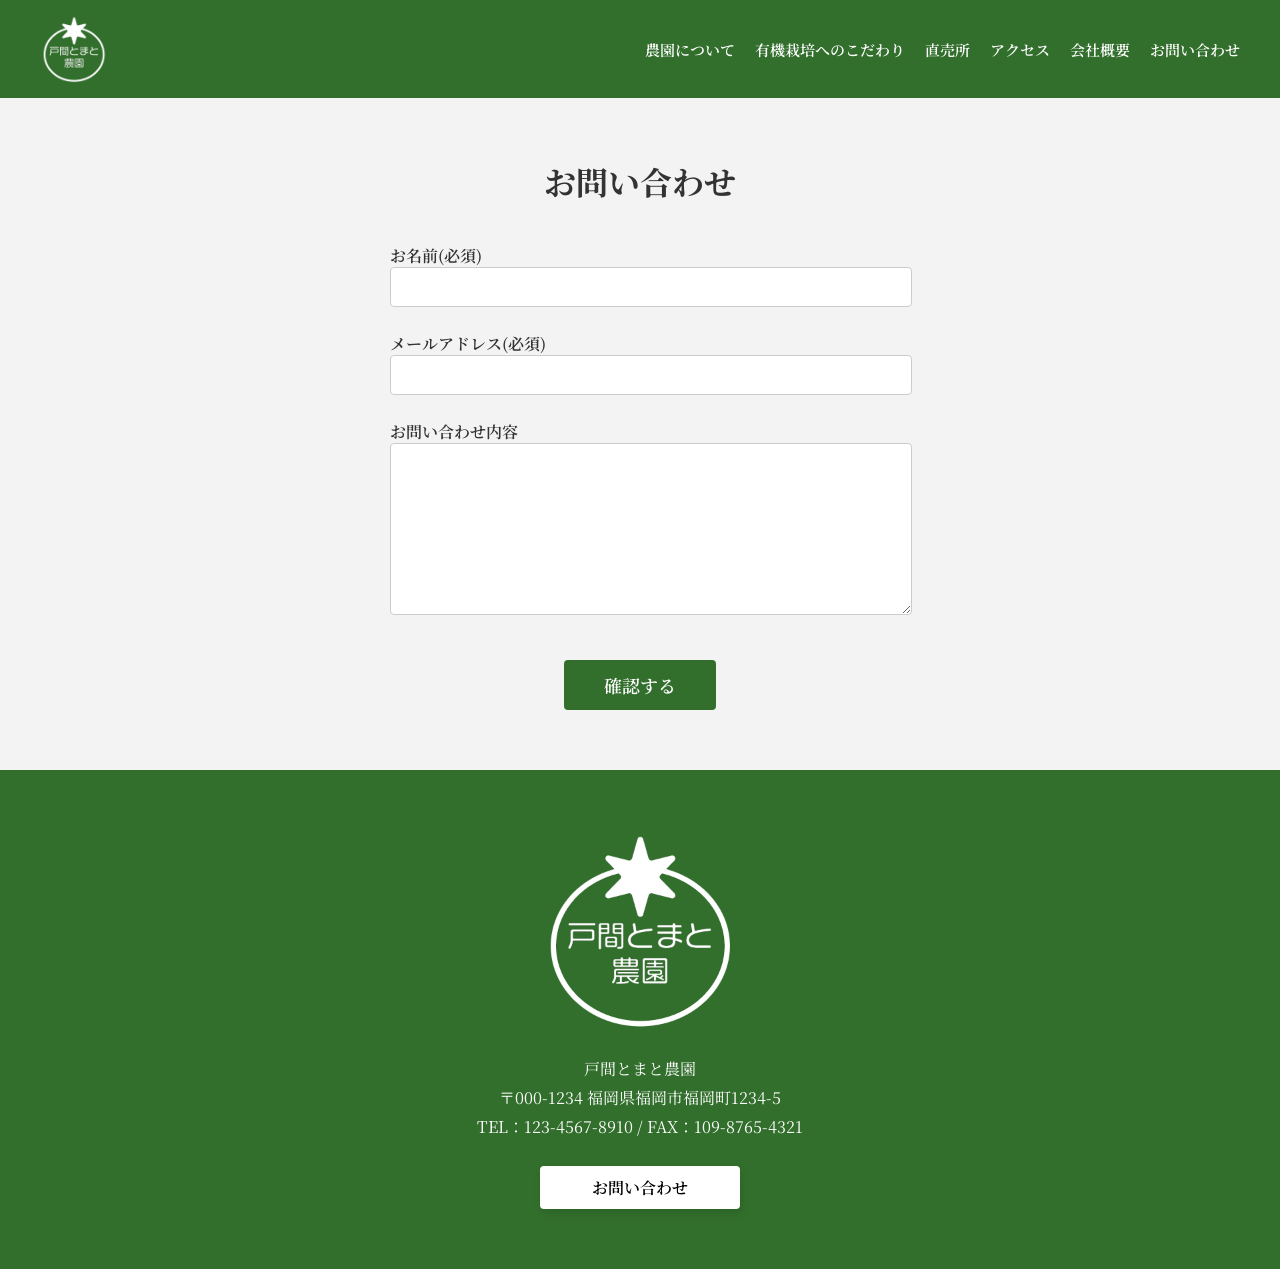
<file: contact.html>
<!DOCTYPE html>
<html lang="ja">

<head>
  <meta charset="UTF-8">
  <meta name="viewport" content="width=device-width, initial-scale=1.0">
  <title>お問い合わせ-戸間とまと農園-</title>

  <link rel="preconnect" href="https://fonts.googleapis.com">
  <link rel="preconnect" href="https://fonts.gstatic.com" crossorigin>
  <link href="https://fonts.googleapis.com/css2?family=Noto+Serif+JP:wght@200..900&display=swap" rel="stylesheet">

  <link rel="stylesheet" href="common.css">
  <link rel="stylesheet" href="style4.css">
</head>

<body>

  <div class="top-container">
    <header>
      <nav>
        <a href="index.html" class="nav-logo">
          <img src="img/tomatologo.png" alt="戸間とまと農園ロゴ">
        </a>

        <div class="nav-links">
          <ul>
            <li><a href="index.html#about">農園について</a></li>
            <li><a href="organic.html">有機栽培へのこだわり</a></li>
            <li><a href="store.html">直売所</a></li>
            <li><a href="index.html#access">アクセス</a></li>
            <li><a href="index.html#company">会社概要</a></li>
            <li><a href="contact.html">お問い合わせ</a></li>
          </ul>
        </div>
      </nav>
    </header>

  </div>

  <div id="contact">
    <h2>お問い合わせ</h2>
    
    <form action="#">
      <p><label>お名前(必須)<br>
      <input type="text" name="name" required></label></p>
      <p><label>メールアドレス(必須) <br>
      <input type="email" name="mail" required></label></p>
      <p><label>お問い合わせ内容<br>
        <textarea name="comment"></textarea></label></p>
        <p><input type="submit" value="確認する"></p>
    </form>
  </div>

  <footer>
    <a href="index.html" class="footer-logo">
      <img src="img/tomatologo.png" alt="戸間とまと農園ロゴ">
    </a>

    <div id="footer-text">
      <ul>
        <li>戸間とまと農園</li>
        <li>〒000-1234 福岡県福岡市福岡町1234-5</li>
        <li>TEL：123-4567-8910 / FAX：109-8765-4321</li>
      </ul>
    </div>

    <a href="contact.html" class="btn-contact">お問い合わせ</a>
  </footer>

</body>

</html>
</file>
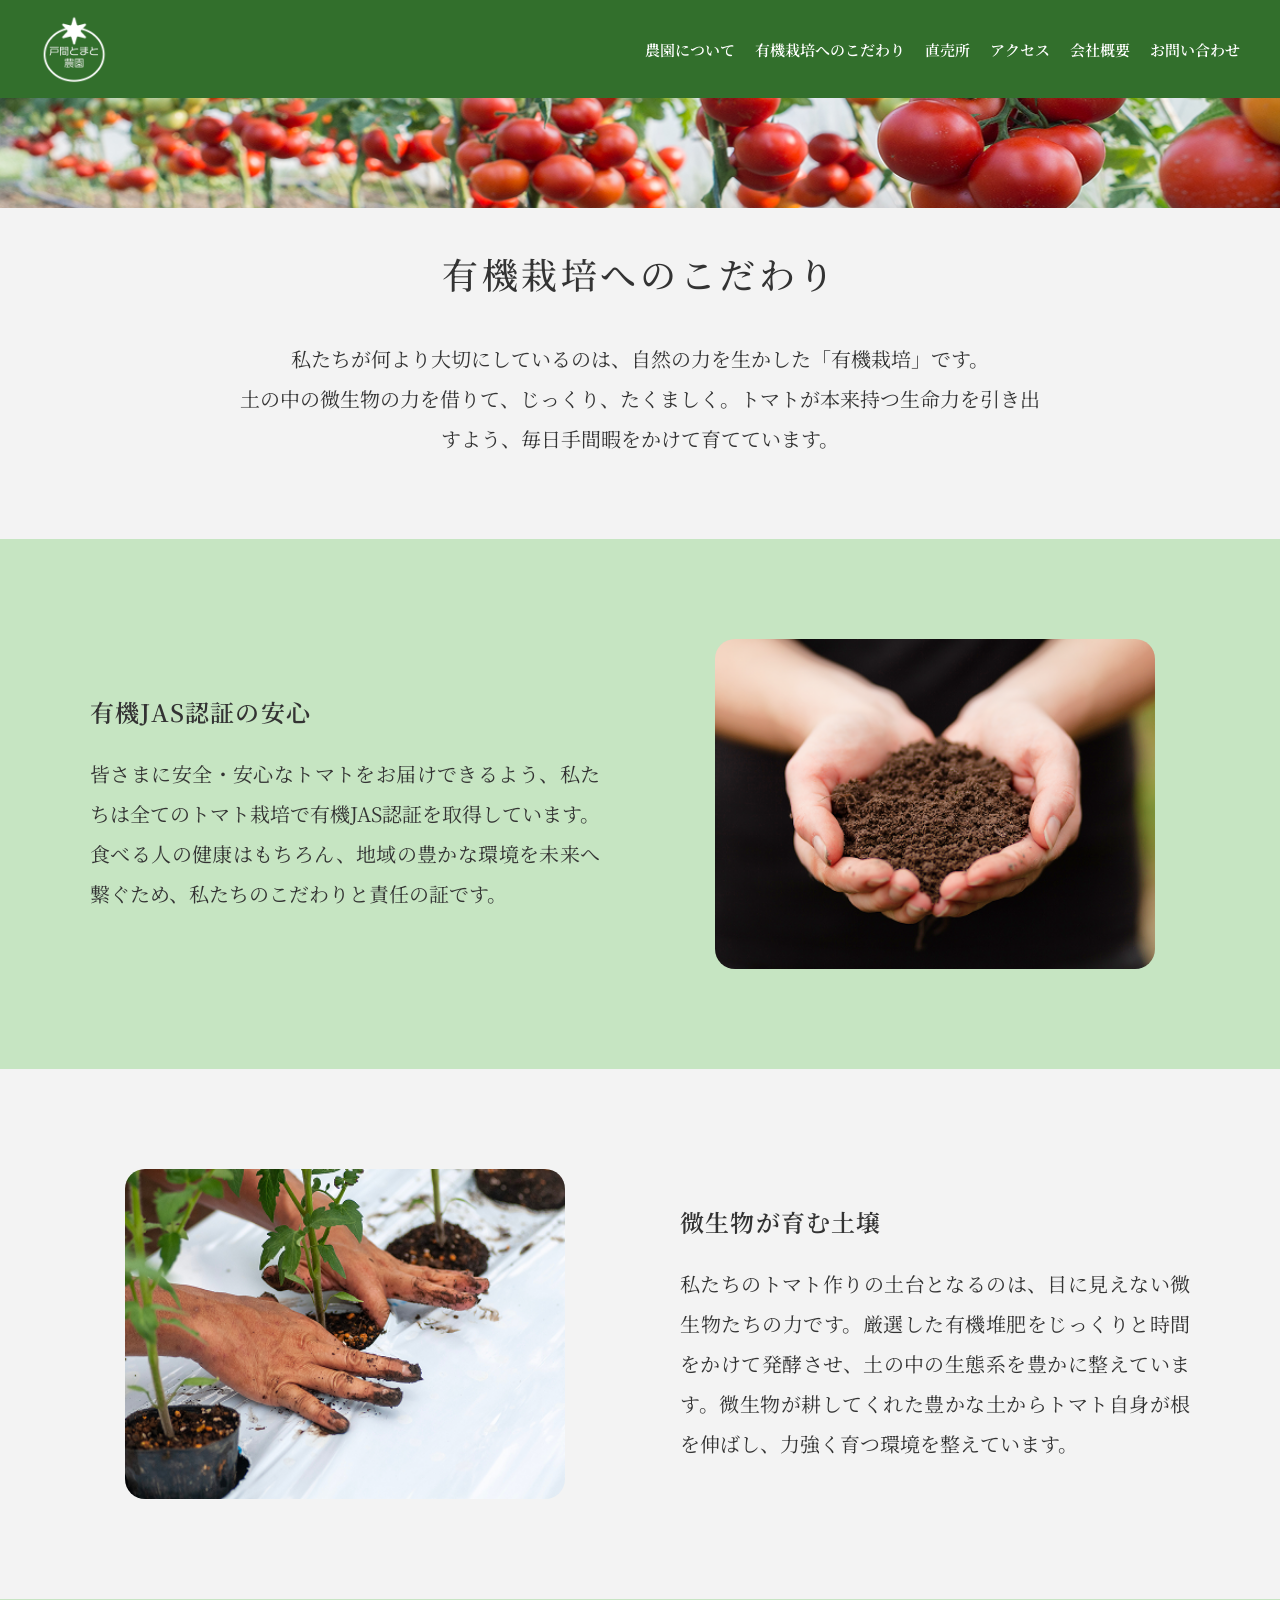
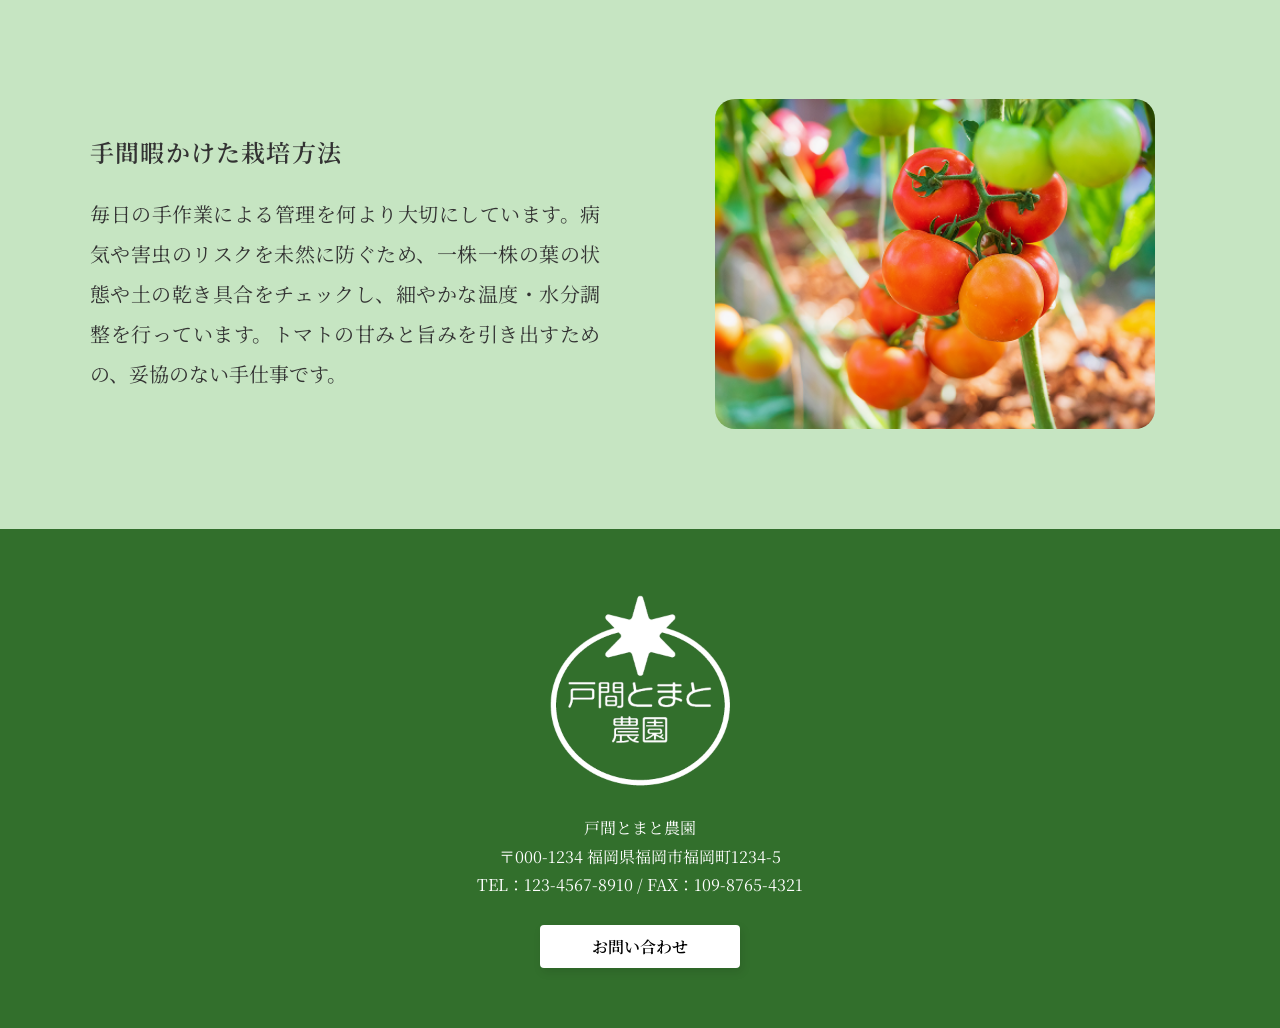
<file: organic.html>
<!DOCTYPE html>
<html lang="ja">

<head>
  <meta charset="UTF-8">
  <meta name="viewport" content="width=device-width, initial-scale=1.0">
  <title>有機栽培へのこだわり-戸間とまと農園-</title>

  <link rel="preconnect" href="https://fonts.googleapis.com">
  <link rel="preconnect" href="https://fonts.gstatic.com" crossorigin>
  <link href="https://fonts.googleapis.com/css2?family=Noto+Serif+JP:wght@200..900&display=swap" rel="stylesheet">

  <link rel="stylesheet" href="common.css">
  <link rel="stylesheet" href="style2.css">
</head>

<body>

  <div class="top-container">
    <header>
      <nav>
        <a href="index.html" class="nav-logo">
          <img src="img/tomatologo.png" alt="戸間とまと農園ロゴ">
        </a>

        <div class="nav-links">
          <ul>
            <li><a href="index.html#about">農園について</a></li>
            <li><a href="organic.html">有機栽培へのこだわり</a></li>
            <li><a href="store.html">直売所</a></li>
            <li><a href="index.html#access">アクセス</a></li>
            <li><a href="index.html#company">会社概要</a></li>
            <li><a href="contact.html">お問い合わせ</a></li>
          </ul>
        </div>
      </nav>
    </header>

  </div>


  <div class="intro-container">
    <img src="img/organic_top.png" alt="実るトマト">
    <h1 class="page-title">有機栽培へのこだわり</h1>
    <p class="lead-text">
      私たちが何より大切にしているのは、自然の力を生かした「有機栽培」です。 <br>土の中の微生物の力を借りて、じっくり、たくましく。トマトが本来持つ生命力を引き出すよう、毎日手間暇をかけて育てています。
    </p>
  </div>

  <div class="content-wrapper">

    <section class="info-section bg-lightgreen">
      <div class="section-container">
        <div class="text-block">
          <h2>有機JAS認証の安心</h2>
          <p>皆さまに安全・安心なトマトをお届けできるよう、私たちは全てのトマト栽培で有機JAS認証を取得しています。食べる人の健康はもちろん、地域の豊かな環境を未来へ繋ぐため、私たちのこだわりと責任の証です。</p>
        </div>
        <div class="image-block">
          <img src="img/soil.png" alt="土を持つ手">
        </div>
      </div>
    </section>

    <section class="info-section">
      <div class="section-container reverse">
        <div class="text-block">
          <h2>微生物が育む土壌</h2>
          <p>
            私たちのトマト作りの土台となるのは、目に見えない微生物たちの力です。厳選した有機堆肥をじっくりと時間をかけて発酵させ、土の中の生態系を豊かに整えています。微生物が耕してくれた豊かな土からトマト自身が根を伸ばし、力強く育つ環境を整えています。
          </p>
        </div>
        <div class="image-block">
          <img src="img/soil2.png" alt="苗植えの様子">
        </div>
      </div>
    </section>

    <section class="info-section bg-lightgreen">
      <div class="section-container">
        <div class="text-block">
          <h2>手間暇かけた栽培方法</h2>
          <p>
            毎日の手作業による管理を何より大切にしています。病気や害虫のリスクを未然に防ぐため、一株一株の葉の状態や土の乾き具合をチェックし、細やかな温度・水分調整を行っています。トマトの甘みと旨みを引き出すための、妥協のない手仕事です。
          </p>
        </div>
        <div class="image-block">
          <img src="img/organic_3.png" alt="手作業での管理の様子">
        </div>
      </div>
    </section>

  </div>
  <footer>
    <a href="index.html" class="footer-logo">
      <img src="img/tomatologo.png" alt="戸間とまと農園ロゴ">
    </a>

    <div id="footer-text">
      <ul>
        <li>戸間とまと農園</li>
        <li>〒000-1234 福岡県福岡市福岡町1234-5</li>
        <li>TEL：123-4567-8910 / FAX：109-8765-4321</li>
      </ul>
    </div>

    <a href="contact.html" class="btn-contact">お問い合わせ</a>
  </footer>

</body>

</html>
</file>
<file: common.css>
/* --- 全体共通の設定 --- */
body {
  margin: 0;
  background-color: #f3f3f3;
  color: #333333;
  font-family: 'Noto Serif JP', serif;
  overflow-x: hidden;
}

/* --- ヘッダー（ナビゲーション） --- */
header {
  width: 100%;
  background-color: rgba(69, 120, 63, 0.85);
}

nav {
  max-width: 1200px;
  margin: 0 auto;
  padding: 15px 40px;
  display: flex;
  align-items: center;
  justify-content: space-between;
}

.nav-logo {
  display: flex;
  align-items: center;
}

.nav-logo img {
  height: 68px;
  display: block;
}

.nav-links {
  width: 750px;
  display: flex;
  justify-content: flex-end;
}

.nav-links ul {
  display: flex;
  gap: 20px;
  margin: 0;
  padding: 0;
  list-style: none;
}

.nav-links a {
  color: #ffffff;
  text-decoration: none;
  font-size: 15px;
  font-weight: 600;
  white-space: nowrap;
}

/* --- フッター --- */
footer {
  width: 100%;
  background-color: #326f2c;
  color: #ffffff;
  padding: 60px 0;
  display: flex;
  flex-direction: column;
  align-items: center;
  gap: 25px;
}

footer .footer-logo img {
  width: 200px;
  height: auto;
  display: block;
}

#footer-text {
  margin: 0 auto;
  font-size: 16px;
  line-height: 1.8;
  text-align: center;
}

footer ul {
  padding-left: 0;
  margin: 0;
  list-style: none;
}

footer ul li {
  text-align: center;
  font-size: 16px;       /* 前回ズレていた部分を統一 */
  line-height: 1.8;      /* 前回ズレていた部分を統一 */
}

.btn-contact {
  display: inline-block;
  text-decoration: none;
  background: #ffffff;
  color: #000000;
  padding: 10px 20px;
  font-size: 16px;
  border-radius: 4px;
  font-weight: 600;
  box-shadow: 2px 4px 10px rgba(0, 0, 0, 0.1);
  transition: all 0.3s ease;
  width: 160px;
  text-align: center;
}

.btn-contact:hover {
  background: #cc3b28;
  color: #ffffff;
  transform: translateY(-2px);
  box-shadow: 2px 6px 15px rgba(0, 0, 0, 0.2);
}
</file>
<file: style4.css>
header {
  background-color: #326f2c;
}

#contact {
  width: 900px; 
  text-align: center;
  margin: 60px auto; 
}

#contact h2 {
  font-size: 32px;
  margin-bottom: 40px;
}


form {
  width: 500px; 
  margin: 0 auto;
  text-align: left; 
}

form p {
  margin-bottom: 25px;
}

form label {
  display: block;
  font-weight: 600;
  font-size: 16px;
  margin-bottom: 8px;
}


input[type="text"],
input[type="email"],
textarea {
  width: 100%; 
  padding: 10px; 
  font-size: 16px;
  border: 1px solid #ccc;
  border-radius: 4px; 
}

textarea {
  height: 150px;
  resize: vertical; 
}

input[type="submit"] {
  display: block;
  margin: 40px auto 0;
  background-color: #326f2c;
  color: #ffffff;
  font-size: 18px;
  font-weight: 600;
  padding: 12px 40px;
  font-family: 'Noto Serif JP', serif;
  border: none;
  border-radius: 4px;
  cursor: pointer; 
  transition: background-color 0.1s;
}


input[type="submit"]:hover {
  background-color: #cc3b28; 
}
</file>
<file: style2.css>
header{
  background-color: #326f2c;
}
.intro-container {
  max-width: 100%;
  margin: 0 auto;
  padding: 0 0 80px;
  text-align: center;
}

.intro-container img {
  width: 100%; 
  height: auto;
  display: block;
  margin-bottom: 40px; 
}

.page-title {
  font-size: 36px;
  font-weight: 500;
  letter-spacing: 0.1em;
  margin-bottom: 40px;
  color: #333333;
}

.lead-text {
  max-width: 800px;      
  margin: 0 auto;       
  font-size: 20px;
  line-height: 2.0;
  text-align: center;  
}

.info-section {
  padding: 100px 0;
  background-color: #f3f3f3;
}

.bg-lightgreen {
  background-color: #C6E5C2; 
}

.section-container {
  max-width: 1100px;
  margin: 0 auto;
  display: flex;
  align-items: center;
  justify-content: space-between;
  padding: 0 40px;
  gap: 80px;
}


.section-container.reverse {
  flex-direction: row-reverse;
}

.text-block {
  flex: 1;
}

.text-block h2 {
  font-size: 24px;
  font-weight: 600;
  margin-bottom: 25px;
  letter-spacing: 0.05em;

}

.text-block p {
  font-size: 20px;
  line-height: 2;
  text-align: justify;
}

.image-block {
  flex: 1;
  display: flex;
  justify-content: center;
}

.image-block img {
  width: 100%;
  max-width: 440px;
  height: auto;
  border-radius: 20px;
  display: block;
}
</file>
